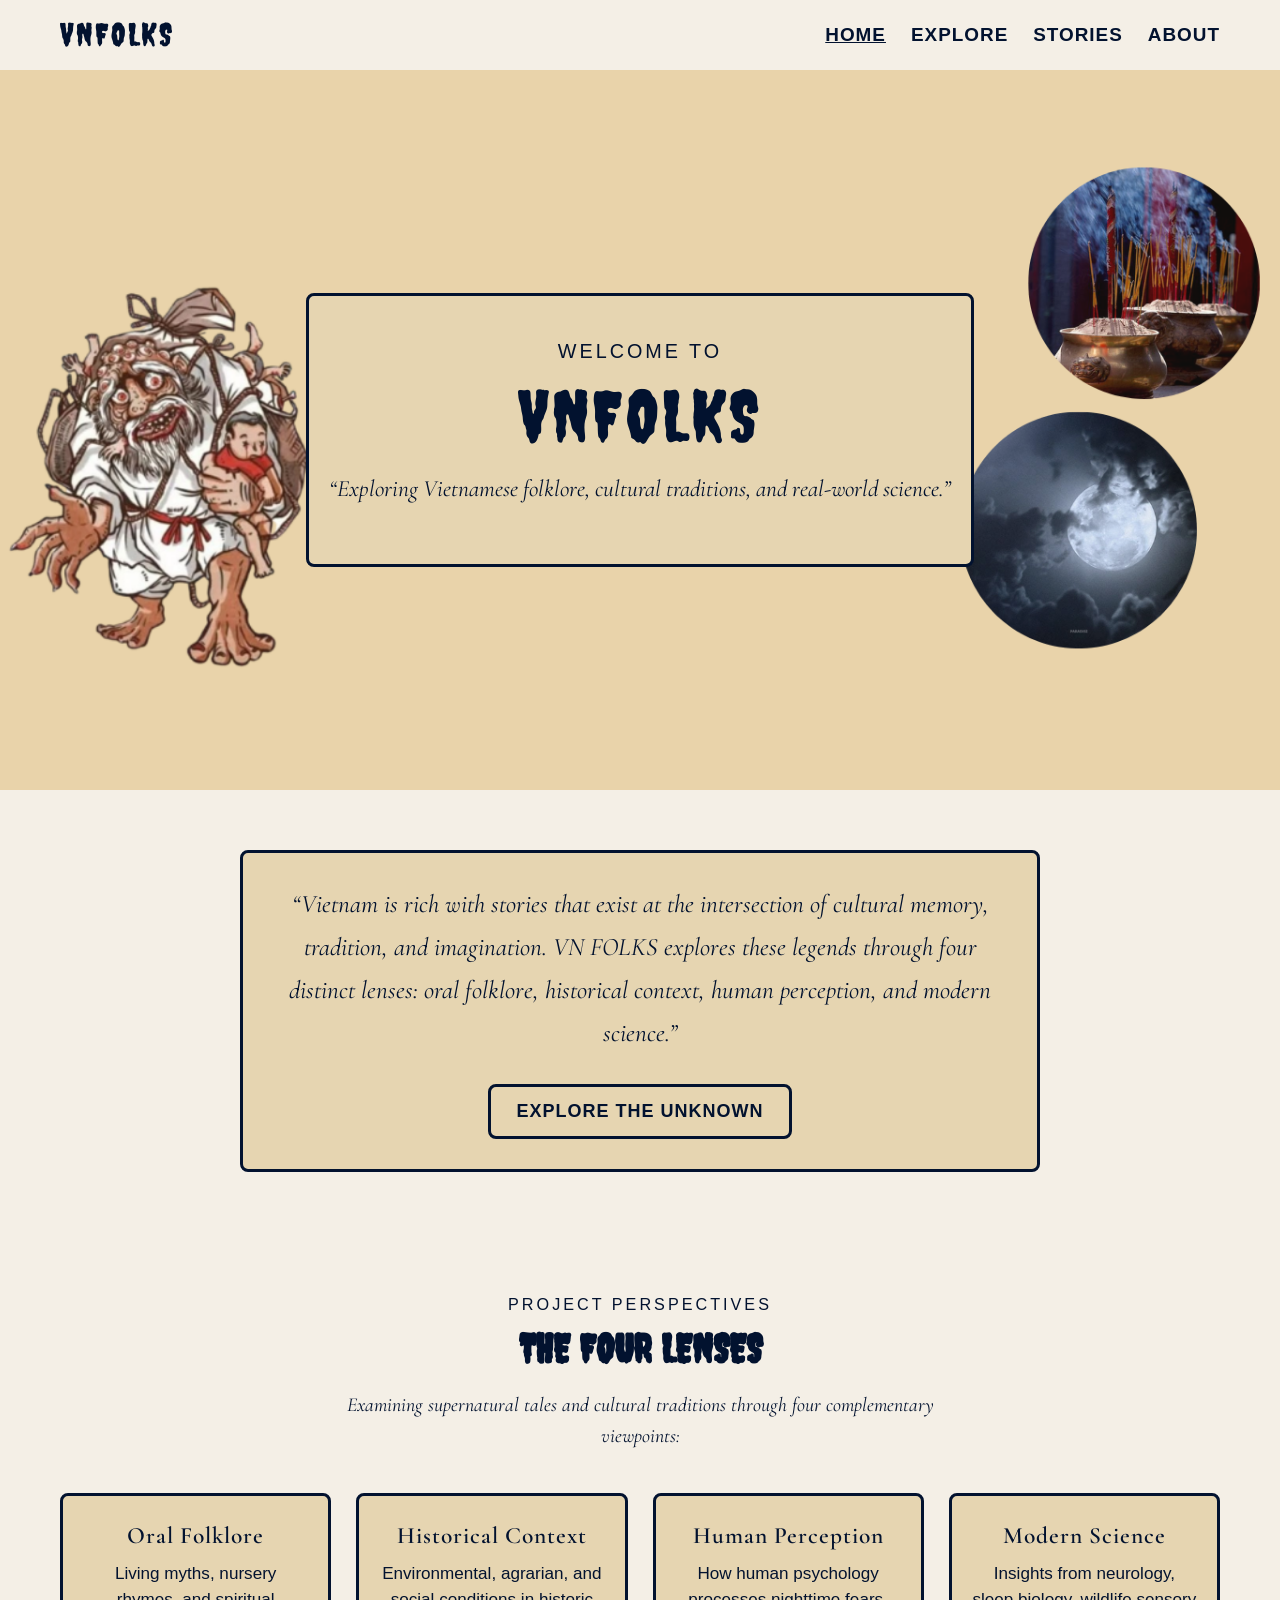
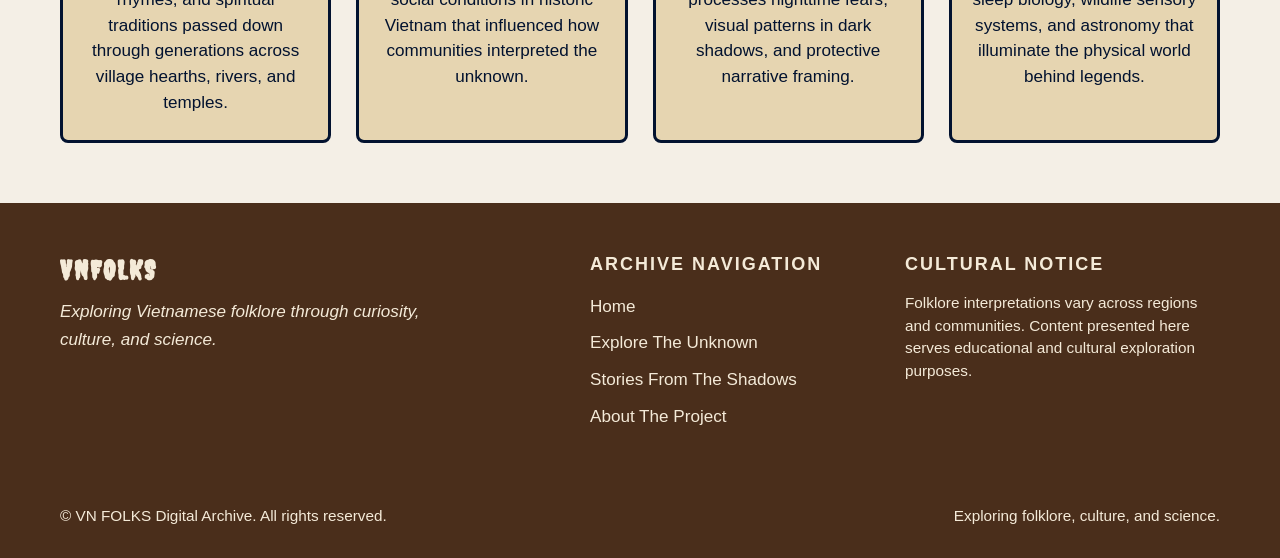
<file: index.html>
<!DOCTYPE html>
<html lang="en">
<head>
  <meta charset="UTF-8">
  <meta name="viewport" content="width=device-width, initial-scale=1.0">
  <title>VN FOLKS — Vietnamese Folklore, Cultural Beliefs &amp; Science</title>
  <meta name="description" content="An interactive web application exploring Vietnamese folklore, ghost stories, and the science behind them.">
  <link rel="stylesheet" href="css/style.css">
  <link rel="stylesheet" href="css/pages.css">
</head>
<body>

  <header class="site-header">
    <div class="container nav-wrapper">
      <a href="index.html" class="site-logo">VNFOLKS</a>

      <nav>
        <ul class="nav-links">
          <li class="nav-item"><a href="index.html" class="active">HOME</a></li>
          <li class="nav-item"><a href="explore.html">EXPLORE</a></li>
          <li class="nav-item"><a href="stories.html">STORIES</a></li>
          <li class="nav-item"><a href="about.html">ABOUT</a></li>
        </ul>
      </nav>

      <button class="mobile-toggle" aria-label="Toggle navigation menu">
        <span class="hamburger-line"></span>
        <span class="hamburger-line"></span>
        <span class="hamburger-line"></span>
      </button>
    </div>
  </header>

  <div class="mobile-nav-drawer">
    <ul class="mobile-nav-links">
      <li><a href="index.html">HOME</a></li>
      <li><a href="explore.html">EXPLORE</a></li>
      <li><a href="stories.html">STORIES</a></li>
      <li><a href="about.html">ABOUT</a></li>
    </ul>
  </div>

  <main id="main-content">
    <section class="home-hero-section">
      <div class="hero-visual-canvas"></div>
      <div class="hero-vignette"></div>

      <div class="hero-content">
        <p class="hero-tagline-small">WELCOME TO</p>
        <h1 class="hero-main-title">VNFOLKS</h1>
        <p class="hero-subtitle">“Exploring Vietnamese folklore, cultural traditions, and real-world science.”</p>
      </div>
    </section>
    
    <section class="home-intro-section">
      <div class="container">
        <div class="intro-box">
          <p class="intro-quote">
            “Vietnam is rich with stories that exist at the intersection of cultural memory, tradition, and imagination. VN FOLKS explores these legends through four distinct lenses: oral folklore, historical context, human perception, and modern science.”
          </p>

          <a href="explore.html" class="btn-archive btn-wine">
            EXPLORE THE UNKNOWN
          </a>
        </div>
      </div>
    </section>

    <section class="home-pillars-section">
      <div class="container">
        <span class="section-label">PROJECT PERSPECTIVES</span>
        <h2 class="section-title">THE FOUR LENSES</h2>
        <p class="section-sub">
          Examining supernatural tales and cultural traditions through four complementary viewpoints:
        </p>

        <div class="pillars-grid">
          <article class="pillar-card">
            <h3 class="pillar-title">Oral Folklore</h3>
            <p class="pillar-desc">
              Living myths, nursery rhymes, and spiritual traditions passed down through generations across village hearths, rivers, and temples.
            </p>
          </article>

          <article class="pillar-card">
            <h3 class="pillar-title">Historical Context</h3>
            <p class="pillar-desc">
              Environmental, agrarian, and social conditions in historic Vietnam that influenced how communities interpreted the unknown.
            </p>
          </article>

          <article class="pillar-card">
            <h3 class="pillar-title">Human Perception</h3>
            <p class="pillar-desc">
              How human psychology processes nighttime fears, visual patterns in dark shadows, and protective narrative framing.
            </p>
          </article>

          <article class="pillar-card">
            <h3 class="pillar-title">Modern Science</h3>
            <p class="pillar-desc">
              Insights from neurology, sleep biology, wildlife sensory systems, and astronomy that illuminate the physical world behind legends.
            </p>
          </article>
        </div>
      </div>
    </section>
  </main>

  <footer class="site-footer">
    <div class="container">
      <div class="footer-top">
        <div class="footer-brand">
          <h4>VNFOLKS</h4>
          <p>Exploring Vietnamese folklore through curiosity, culture, and science.</p>
        </div>

        <div class="footer-nav">
          <h5>Archive Navigation</h5>
          <ul>
            <li><a href="index.html">Home</a></li>
            <li><a href="explore.html">Explore The Unknown</a></li>
            <li><a href="stories.html">Stories From The Shadows</a></li>
            <li><a href="about.html">About The Project</a></li>
          </ul>
        </div>

        <div class="footer-info">
          <h5>Cultural Notice</h5>
          <p class="footer-disclaimer-text">
            Folklore interpretations vary across regions and communities. Content presented here serves educational and cultural exploration purposes.
          </p>
        </div>
      </div>

      <div class="footer-bottom">
        <span>&copy; VN FOLKS Digital Archive. All rights reserved.</span>
        <span>Exploring folklore, culture, and science.</span>
      </div>
    </div>
  </footer>

  <script src="js/main.js"></script>
</body>
</html>
</file>
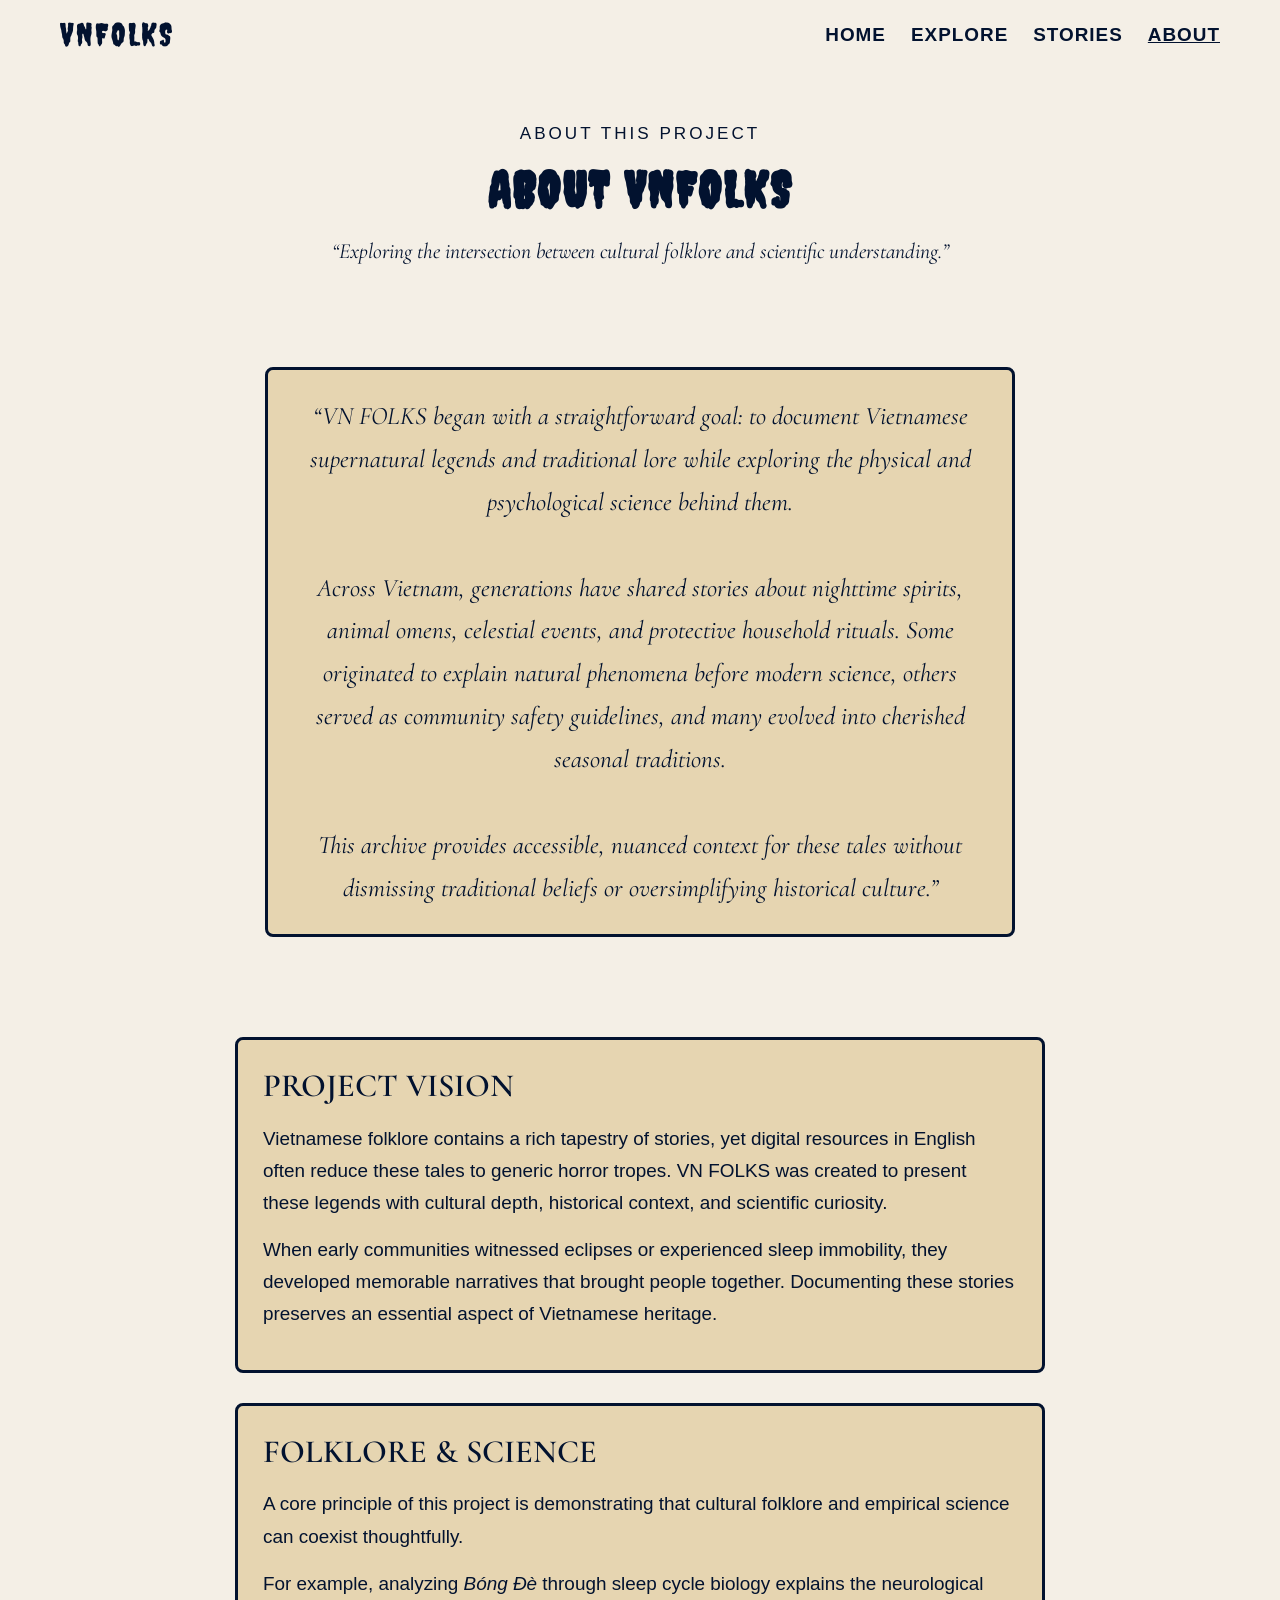
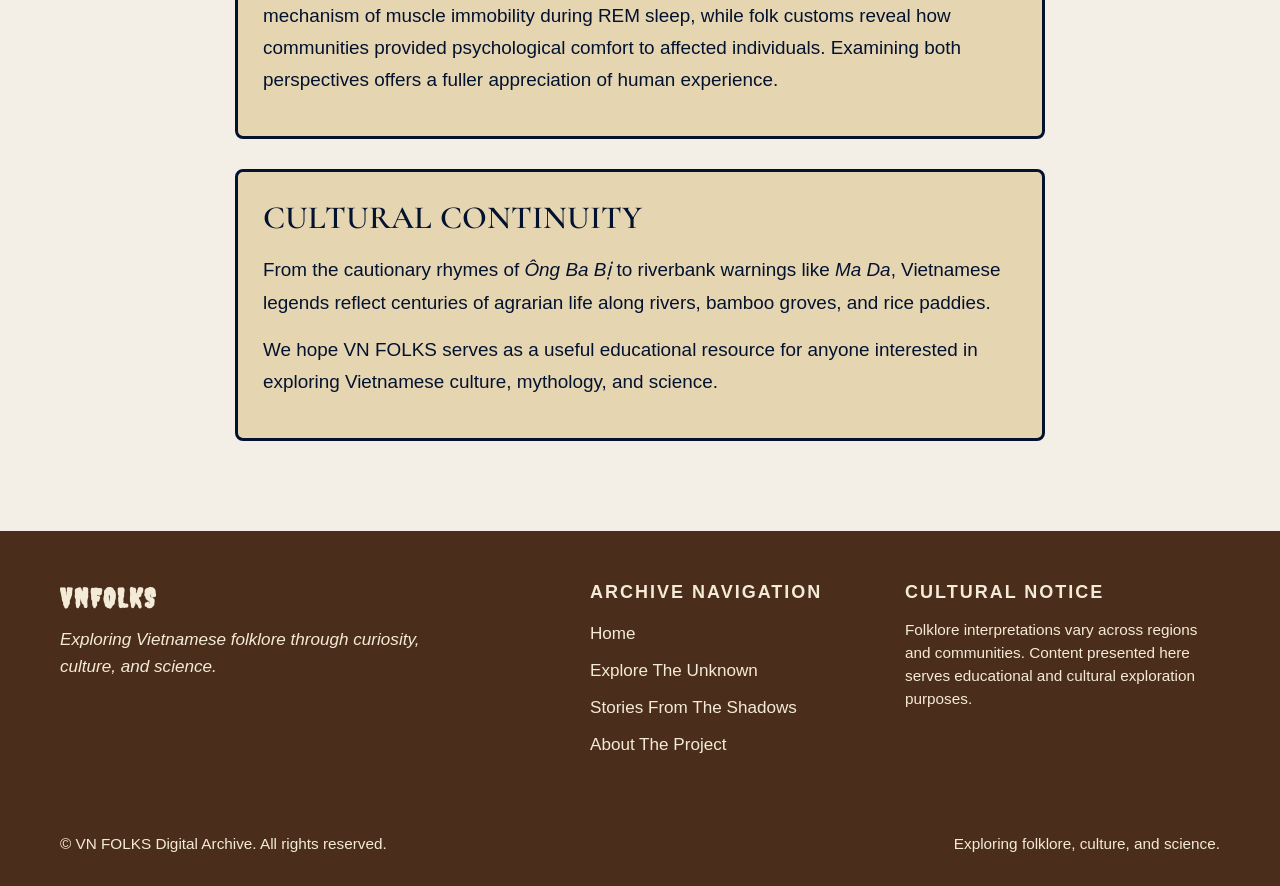
<file: about.html>
<!DOCTYPE html>
<html lang="en">
<head>
  <meta charset="UTF-8">
  <meta name="viewport" content="width=device-width, initial-scale=1.0">
  <title>About — VN FOLKS</title>
  <meta name="description" content="About VN FOLKS: Exploring Vietnamese folklore, cultural traditions, and modern science.">
  <link rel="stylesheet" href="css/style.css">
  <link rel="stylesheet" href="css/pages.css">
</head>
<body>

  <header class="site-header">
    <div class="container nav-wrapper">
      <a href="index.html" class="site-logo">VNFOLKS</a>

      <nav>
        <ul class="nav-links">
          <li class="nav-item"><a href="index.html">HOME</a></li>
          <li class="nav-item"><a href="explore.html">EXPLORE</a></li>
          <li class="nav-item"><a href="stories.html">STORIES</a></li>
          <li class="nav-item"><a href="about.html" class="active">ABOUT</a></li>
        </ul>
      </nav>

      <button class="mobile-toggle" aria-label="Toggle navigation menu">
        <span class="hamburger-line"></span>
        <span class="hamburger-line"></span>
        <span class="hamburger-line"></span>
      </button>
    </div>
  </header>

  <div class="mobile-nav-drawer">
    <ul class="mobile-nav-links">
      <li><a href="index.html">HOME</a></li>
      <li><a href="explore.html">EXPLORE</a></li>
      <li><a href="stories.html">STORIES</a></li>
      <li><a href="about.html">ABOUT</a></li>
    </ul>
  </div>

  <main id="main-content">
    <header class="archive-page-header">
      <div class="container container-narrow">
        <span class="page-category-tag">ABOUT THIS PROJECT</span>
        <h1 class="page-title">ABOUT VNFOLKS</h1>
        <p class="page-subtitle">“Exploring the intersection between cultural folklore and scientific understanding.”</p>
      </div>
    </header>

    <section class="about-manifesto-hero">
      <div class="container container-narrow">
        <div class="manifesto-quote-block">
          <blockquote>
            “VN FOLKS began with a straightforward goal: to document Vietnamese supernatural legends and traditional lore while exploring the physical and psychological science behind them.
            <br><br>
            Across Vietnam, generations have shared stories about nighttime spirits, animal omens, celestial events, and protective household rituals. Some originated to explain natural phenomena before modern science, others served as community safety guidelines, and many evolved into cherished seasonal traditions.
            <br><br>
            This archive provides accessible, nuanced context for these tales without dismissing traditional beliefs or oversimplifying historical culture.”
          </blockquote>
        </div>
      </div>
    </section>

    <section class="about-sections-wrapper">
      <div class="container container-narrow">
        <article class="about-article">
          <header class="article-header">
            <h2 class="article-title">PROJECT VISION</h2>
          </header>
          <p>
            Vietnamese folklore contains a rich tapestry of stories, yet digital resources in English often reduce these tales to generic horror tropes. VN FOLKS was created to present these legends with cultural depth, historical context, and scientific curiosity.
          </p>
          <p>
            When early communities witnessed eclipses or experienced sleep immobility, they developed memorable narratives that brought people together. Documenting these stories preserves an essential aspect of Vietnamese heritage.
          </p>
        </article>

        <article class="about-article">
          <header class="article-header">
            <h2 class="article-title">FOLKLORE &amp; SCIENCE</h2>
          </header>
          <p>
            A core principle of this project is demonstrating that cultural folklore and empirical science can coexist thoughtfully.
          </p>
          <p>
            For example, analyzing <em>Bóng Đè</em> through sleep cycle biology explains the neurological mechanism of muscle immobility during REM sleep, while folk customs reveal how communities provided psychological comfort to affected individuals. Examining both perspectives offers a fuller appreciation of human experience.
          </p>
        </article>

        <article class="about-article">
          <header class="article-header">
            <h2 class="article-title">CULTURAL CONTINUITY</h2>
          </header>
          <p>
            From the cautionary rhymes of <em>Ông Ba Bị</em> to riverbank warnings like <em>Ma Da</em>, Vietnamese legends reflect centuries of agrarian life along rivers, bamboo groves, and rice paddies.
          </p>
          <p>
            We hope VN FOLKS serves as a useful educational resource for anyone interested in exploring Vietnamese culture, mythology, and science.
          </p>
        </article>
      </div>
    </section>
  </main>

  <footer class="site-footer">
    <div class="container">
      <div class="footer-top">
        <div class="footer-brand">
          <h4>VNFOLKS</h4>
          <p>Exploring Vietnamese folklore through curiosity, culture, and science.</p>
        </div>

        <div class="footer-nav">
          <h5>Archive Navigation</h5>
          <ul>
            <li><a href="index.html">Home</a></li>
            <li><a href="explore.html">Explore The Unknown</a></li>
            <li><a href="stories.html">Stories From The Shadows</a></li>
            <li><a href="about.html">About The Project</a></li>
          </ul>
        </div>

        <div class="footer-info">
          <h5>Cultural Notice</h5>
          <p class="footer-disclaimer-text">
            Folklore interpretations vary across regions and communities. Content presented here serves educational and cultural exploration purposes.
          </p>
        </div>
      </div>

      <div class="footer-bottom">
        <span>&copy; VN FOLKS Digital Archive. All rights reserved.</span>
        <span>Exploring folklore, culture, and science.</span>
      </div>
    </div>
  </footer>

  <script src="js/main.js"></script>
</body>
</html>
</file>
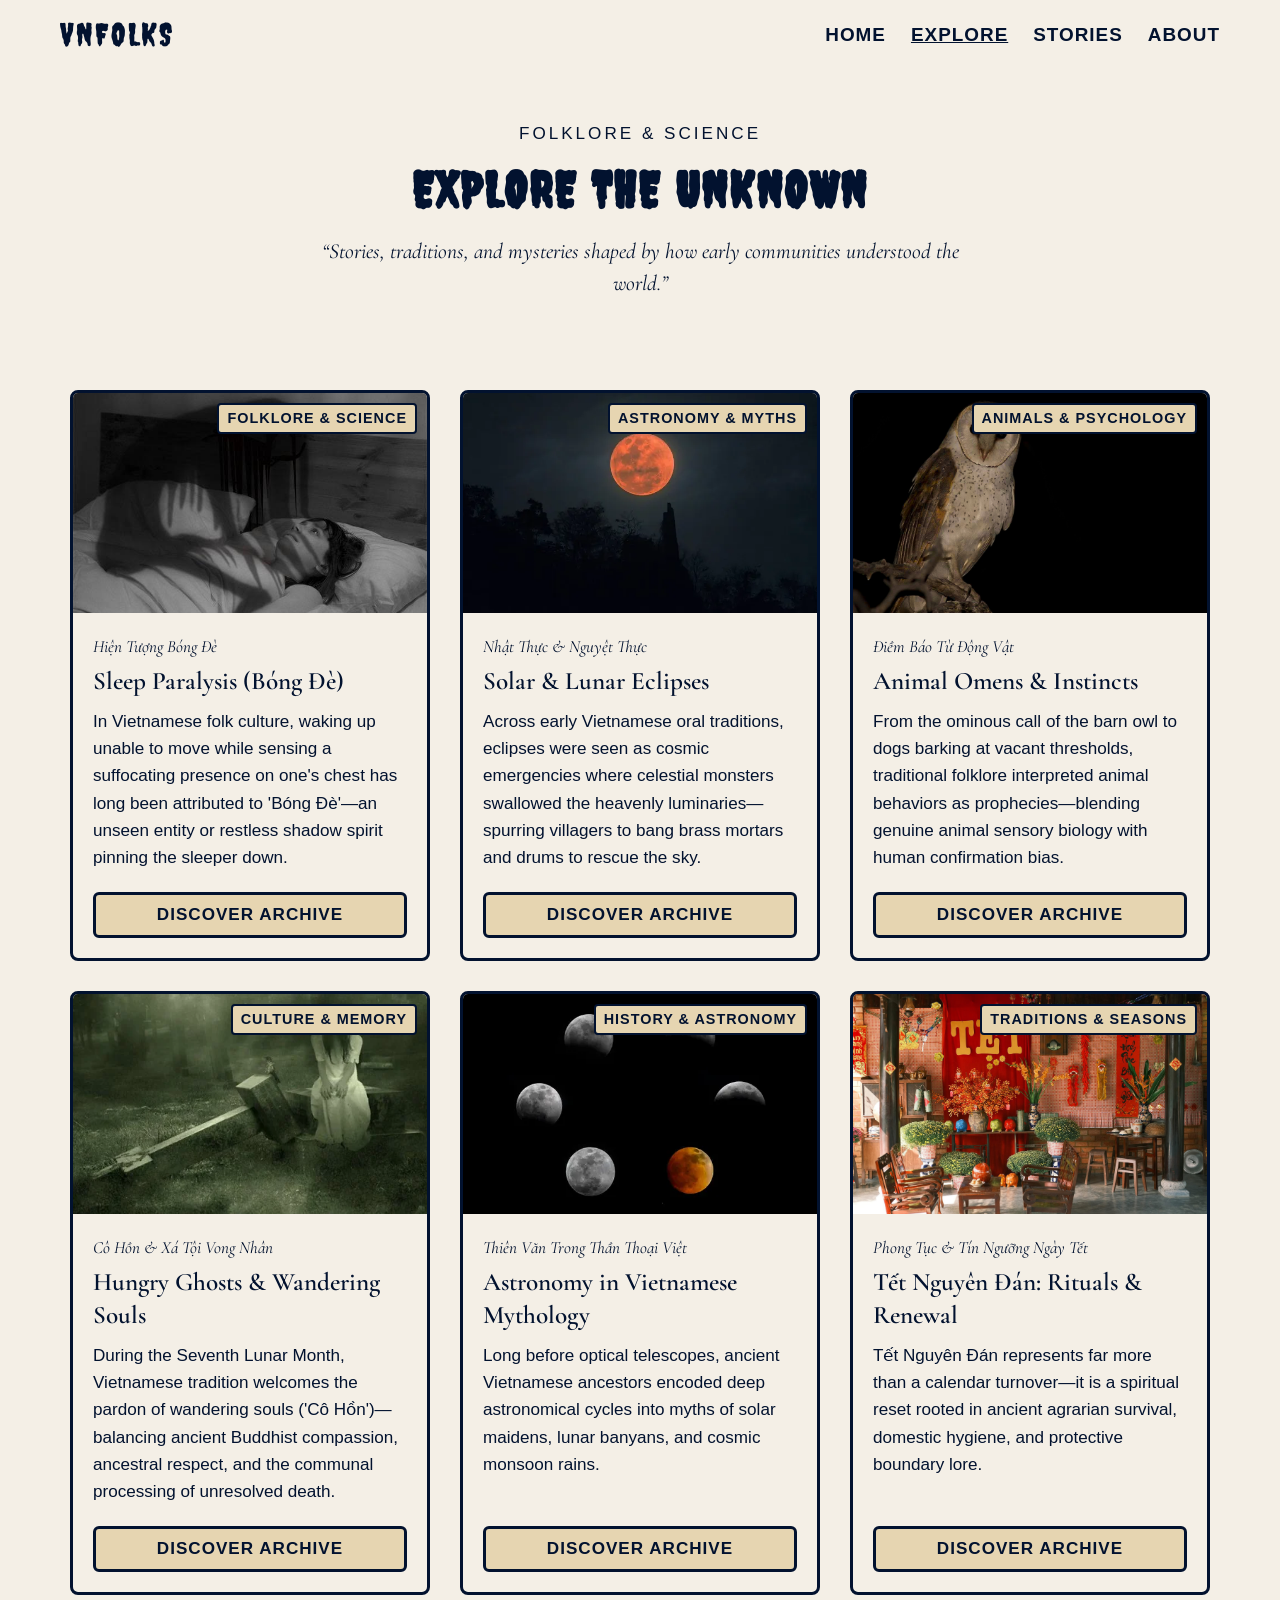
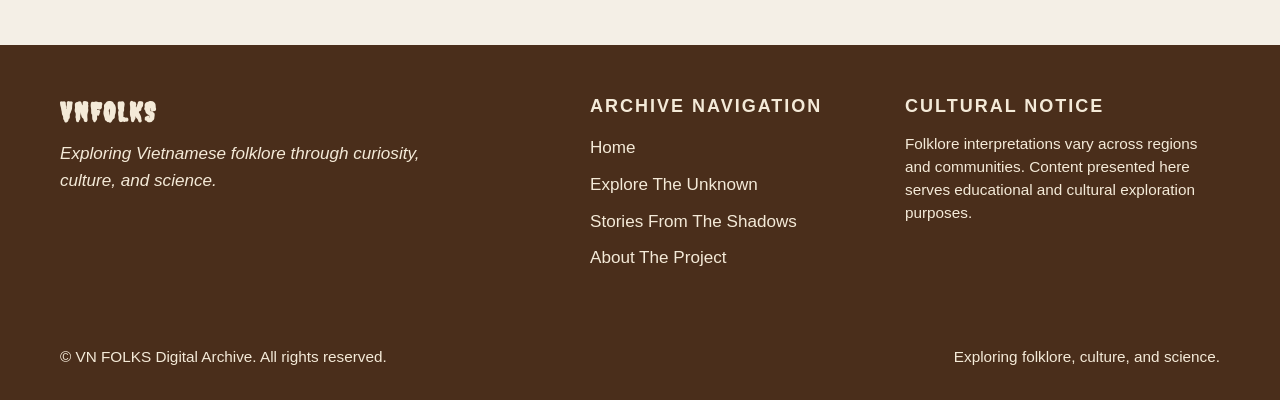
<file: explore.html>
<!DOCTYPE html>
<html lang="en">
<head>
  <meta charset="UTF-8">
  <meta name="viewport" content="width=device-width, initial-scale=1.0">
  <title>Explore The Unknown — VN FOLKS</title>
  <meta name="description" content="Explore Vietnamese cultural beliefs, sleep immobility (Bóng Đè), eclipses, animal omens, hungry ghosts, astronomy myths, and Tết traditions.">
  <link rel="stylesheet" href="css/style.css">
  <link rel="stylesheet" href="css/pages.css">
</head>
<body>

  <header class="site-header">
    <div class="container nav-wrapper">
      <a href="index.html" class="site-logo">VNFOLKS</a>

      <nav>
        <ul class="nav-links">
          <li class="nav-item"><a href="index.html">HOME</a></li>
          <li class="nav-item"><a href="explore.html" class="active">EXPLORE</a></li>
          <li class="nav-item"><a href="stories.html">STORIES</a></li>
          <li class="nav-item"><a href="about.html">ABOUT</a></li>
        </ul>
      </nav>

      <button class="mobile-toggle" aria-label="Toggle navigation menu">
        <span class="hamburger-line"></span>
        <span class="hamburger-line"></span>
        <span class="hamburger-line"></span>
      </button>
    </div>
  </header>

  <div class="mobile-nav-drawer">
    <ul class="mobile-nav-links">
      <li><a href="index.html">HOME</a></li>
      <li><a href="explore.html">EXPLORE</a></li>
      <li><a href="stories.html">STORIES</a></li>
      <li><a href="about.html">ABOUT</a></li>
    </ul>
  </div>

  <main id="main-content">
    <header class="archive-page-header">
      <div class="container container-narrow">
        <span class="page-category-tag">FOLKLORE &amp; SCIENCE</span>
        <h1 class="page-title">EXPLORE THE UNKNOWN</h1>
        <p class="page-subtitle">“Stories, traditions, and mysteries shaped by how early communities understood the world.”</p>
      </div>
    </header>

    <section class="explore-main-section">
      <div class="container">
        <div class="explore-grid" id="explore-grid-container">
          <article class="explore-card" data-id="sleep-paralysis">
            <div class="explore-card-media">
              <img src="assets/images/explore-sleep-paralysis.jpg" alt="Nighttime Chest Pressure Bóng Đè illustration" loading="lazy">
              <span class="card-badge">Folklore &amp; Science</span>
            </div>
            <div class="explore-card-content">
              <span class="card-viet-name">Hiện Tượng Bóng Đè</span>
              <h3 class="explore-card-title">Nighttime Chest Pressure (Bóng Đè)</h3>
              <p class="explore-card-desc">
                In Vietnamese folk culture, waking up unable to move while sensing a heavy chest pressure was known as Bóng Đè. While traditional tales attributed this to wandering night spirits, modern sleep science explains it as a temporary disconnect during REM sleep.
              </p>
              <div class="card-action-bar">
                <button class="btn-discover" data-explore-id="sleep-paralysis">
                  <span>Discover Archive</span>
                </button>
              </div>
            </div>
          </article>

          <article class="explore-card" data-id="eclipses">
            <div class="explore-card-media">
              <img src="assets/images/explore-eclipses.jpg" alt="Eclipses illustration" loading="lazy">
              <span class="card-badge">Astronomy &amp; Sky Lore</span>
            </div>
            <div class="explore-card-content">
              <span class="card-viet-name">Nhật Thực &amp; Nguyệt Thực</span>
              <h3 class="explore-card-title">Solar &amp; Lunar Eclipses</h3>
              <p class="explore-card-desc">
                Early Vietnamese villages viewed eclipses as terrifying cosmic events where giant sky beasts attempted to devour the sun or moon—prompting hamlets to bang brass pestles and drums to rescue the sky.
              </p>
              <div class="card-action-bar">
                <button class="btn-discover" data-explore-id="eclipses">
                  <span>Discover Archive</span>
                </button>
              </div>
            </div>
          </article>

          <article class="explore-card" data-id="animal-omens">
            <div class="explore-card-media">
              <img src="assets/images/explore-animal-omens.jpg" alt="Animal Omens illustration" loading="lazy">
              <span class="card-badge">Wildlife &amp; Human Perception</span>
            </div>
            <div class="explore-card-content">
              <span class="card-viet-name">Điềm Báo Từ Động Vật</span>
              <h3 class="explore-card-title">Animal Instincts &amp; Night Omens</h3>
              <p class="explore-card-desc">
                Traditional Vietnamese lore linked animal behavior—such as the call of the barn owl or dogs barking into night shadows—to upcoming events. Modern biology reveals how sensory perception drives these animal habits.
              </p>
              <div class="card-action-bar">
                <button class="btn-discover" data-explore-id="animal-omens">
                  <span>Discover Archive</span>
                </button>
              </div>
            </div>
          </article>

          <article class="explore-card" data-id="hungry-ghosts">
            <div class="explore-card-media">
              <img src="assets/images/explore-hungry-ghosts.jpg" alt="Hungry Ghosts Cô Hồn illustration" loading="lazy">
              <span class="card-badge">Tradition &amp; Empathy</span>
            </div>
            <div class="explore-card-content">
              <span class="card-viet-name">Cô Hồn &amp; Xá Tội Vong Nhân</span>
              <h3 class="explore-card-title">Hungry Ghosts &amp; The Seventh Lunar Month</h3>
              <p class="explore-card-desc">
                During the Seventh Lunar Month, ceremonies are dedicated to Cô Hồn—wandering souls without surviving kin. This tradition blends ancestral respect, Buddhist compassion, and community solidarity.
              </p>
              <div class="card-action-bar">
                <button class="btn-discover" data-explore-id="hungry-ghosts">
                  <span>Discover Archive</span>
                </button>
              </div>
            </div>
          </article>

          <article class="explore-card" data-id="astronomy-mythology">
            <div class="explore-card-media">
              <img src="assets/images/explore-astronomy.jpg" alt="Vietnamese Astronomy illustration" loading="lazy">
              <span class="card-badge">History &amp; Constellations</span>
            </div>
            <div class="explore-card-content">
              <span class="card-viet-name">Thiên Văn Trong Thần Thoại Việt</span>
              <h3 class="explore-card-title">Sky Lore &amp; Ancient Astronomy</h3>
              <p class="explore-card-desc">
                Long before modern telescopes, Vietnamese communities wove astronomical observations into rich folklore—from Chú Cuội sitting beneath the lunar banyan tree to monsoon star markers on ancient bronze drums.
              </p>
              <div class="card-action-bar">
                <button class="btn-discover" data-explore-id="astronomy-mythology">
                  <span>Discover Archive</span>
                </button>
              </div>
            </div>
          </article>

          <article class="explore-card" data-id="tet-traditions">
            <div class="explore-card-media">
              <img src="assets/images/explore-tet.jpg" alt="Tet Nguyen Dan traditions illustration" loading="lazy">
              <span class="card-badge">Seasons &amp; Heritage</span>
            </div>
            <div class="explore-card-content">
              <span class="card-viet-name">Phong Tục &amp; Tín Ngưỡng Ngày Tết</span>
              <h3 class="explore-card-title">Tết Customs &amp; Seasonal Renewal</h3>
              <p class="explore-card-desc">
                Tết Nguyên Đán represents a major cultural reset rooted in agrarian survival, home renewal, and community harmony. Customs like erecting the Cây Nêu bamboo pole combine spiritual tradition with practical spring preparation.
              </p>
              <div class="card-action-bar">
                <button class="btn-discover" data-explore-id="tet-traditions">
                  <span>Discover Archive</span>
                </button>
              </div>
            </div>
          </article>
        </div>
      </div>
    </section>
  </main>

  <div class="modal-overlay" id="explore-modal" role="dialog" aria-modal="true">
    <div class="modal-window"></div>
  </div>

  <footer class="site-footer">
    <div class="container">
      <div class="footer-top">
        <div class="footer-brand">
          <h4>VNFOLKS</h4>
          <p>Exploring Vietnamese folklore through curiosity, culture, and science.</p>
        </div>

        <div class="footer-nav">
          <h5>Archive Navigation</h5>
          <ul>
            <li><a href="index.html">Home</a></li>
            <li><a href="explore.html">Explore The Unknown</a></li>
            <li><a href="stories.html">Stories From The Shadows</a></li>
            <li><a href="about.html">About The Project</a></li>
          </ul>
        </div>

        <div class="footer-info">
          <h5>Cultural Notice</h5>
          <p class="footer-disclaimer-text">
            Folklore interpretations vary across regions and communities. Content presented here serves educational and cultural exploration purposes.
          </p>
        </div>
      </div>

      <div class="footer-bottom">
        <span>&copy; VN FOLKS Digital Archive. All rights reserved.</span>
        <span>Exploring folklore, culture, and science.</span>
      </div>
    </div>
  </footer>

  <script src="js/archive-data.js"></script>
  <script src="js/main.js"></script>
</body>
</html>
</file>
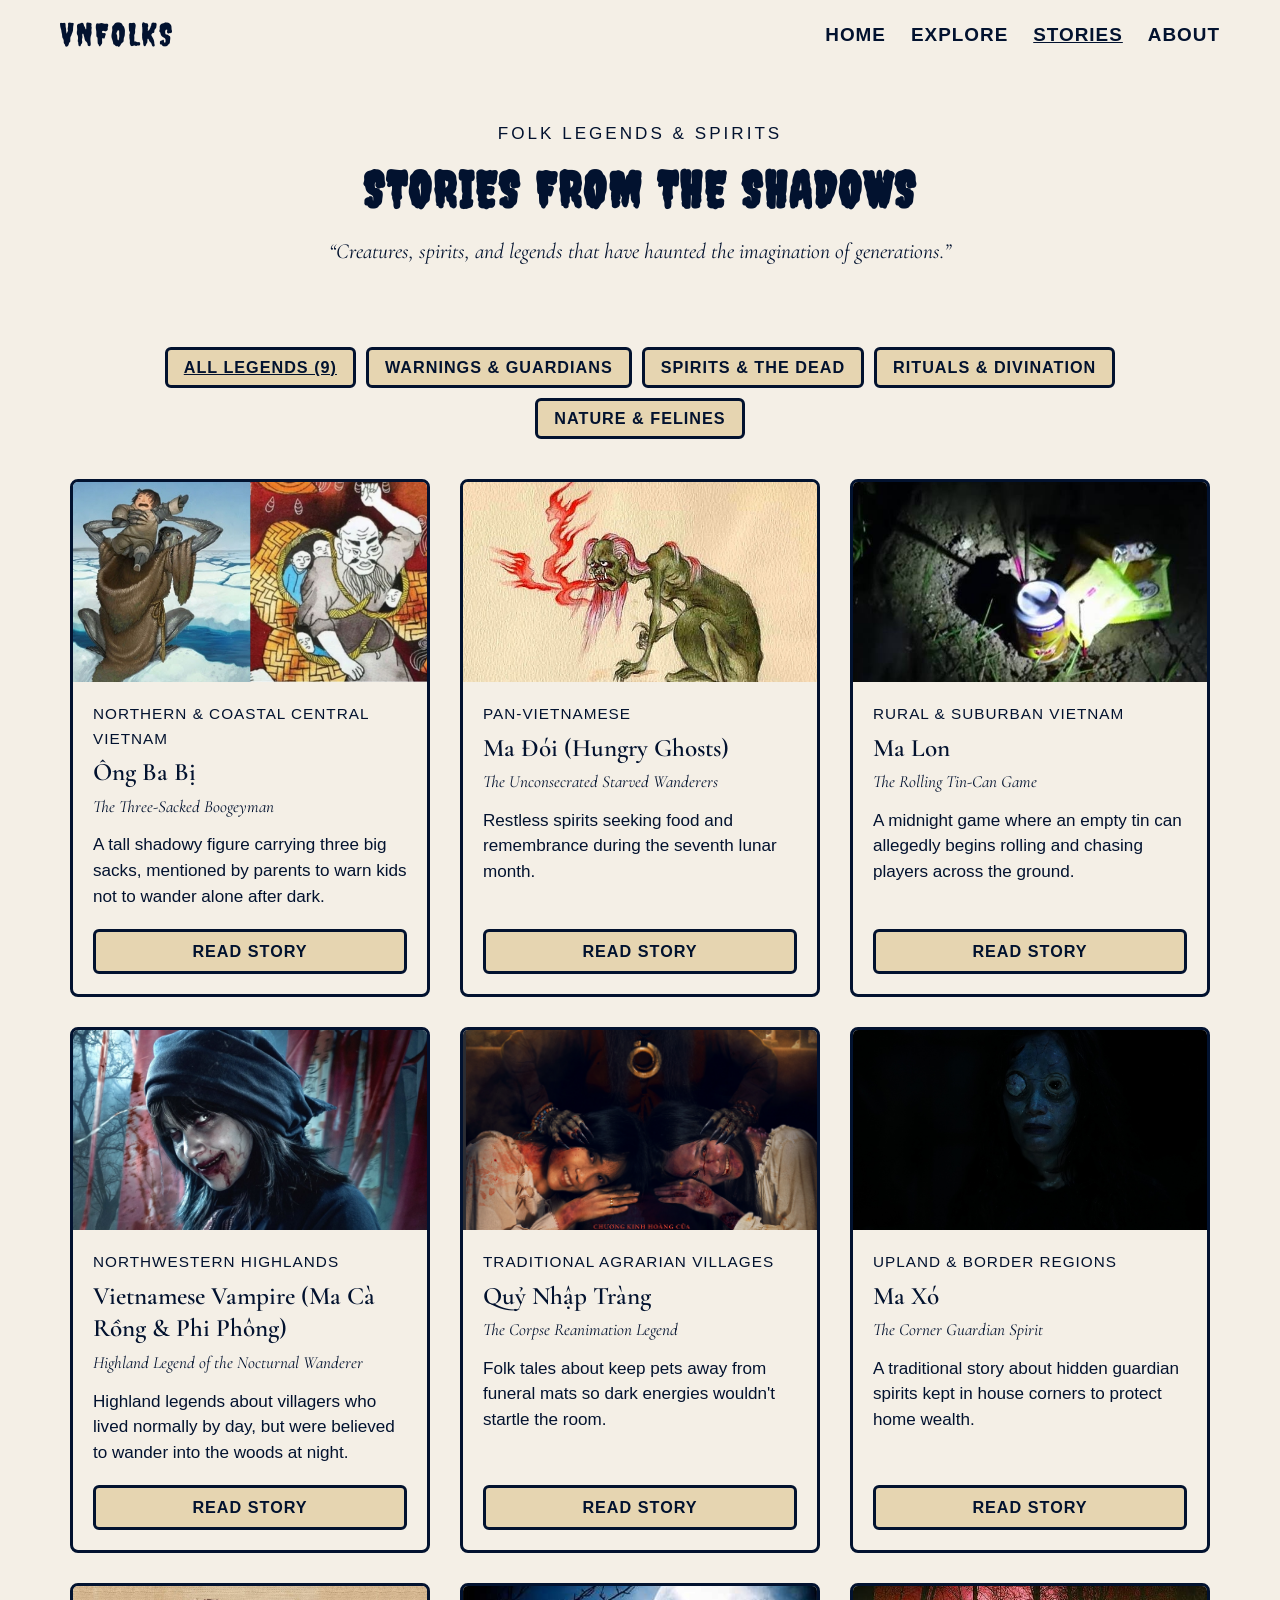
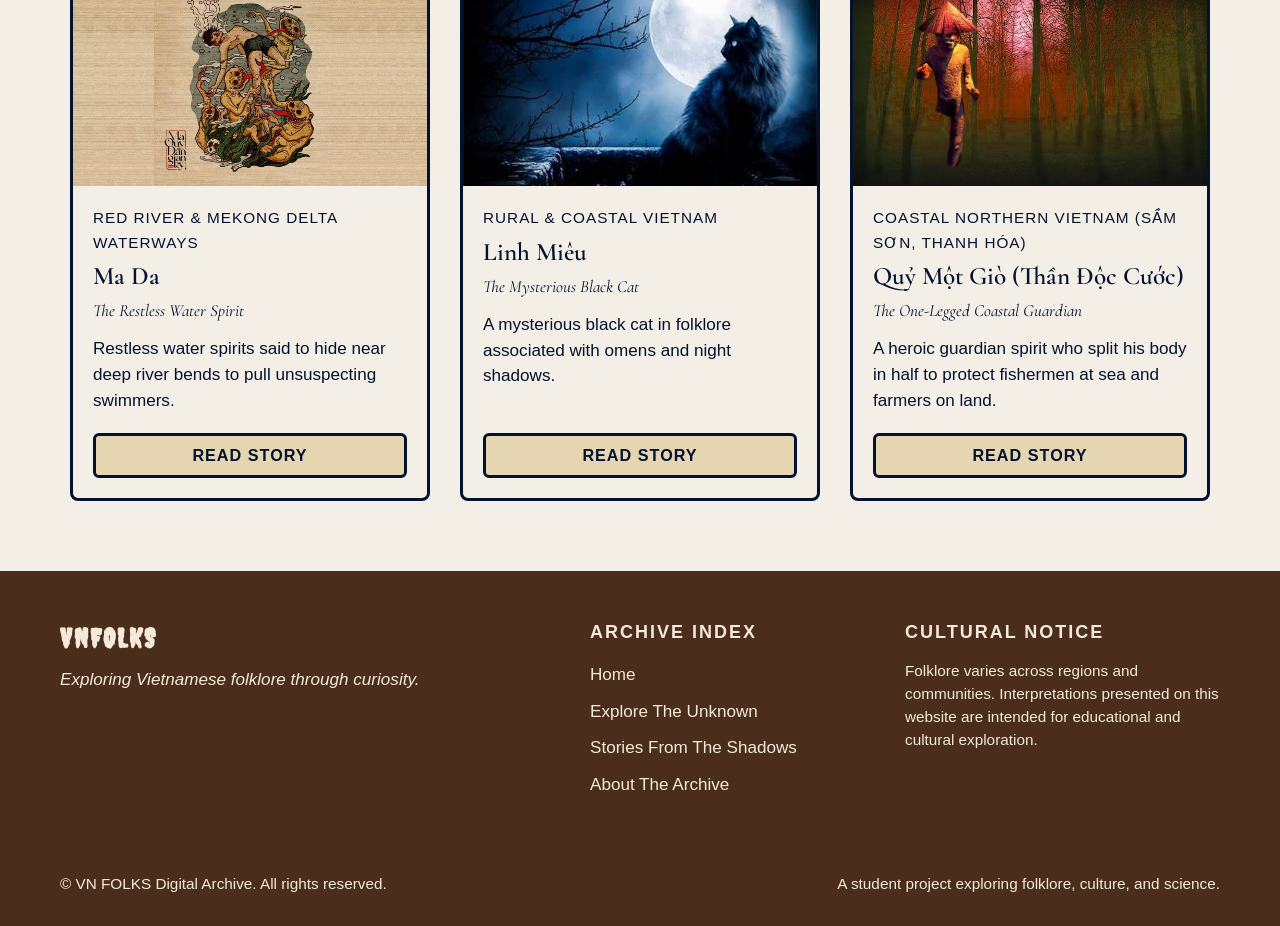
<file: stories.html>
<!DOCTYPE html>
<html lang="en">
<head>
  <meta charset="UTF-8">
  <meta name="viewport" content="width=device-width, initial-scale=1.0">
  <title>Stories From The Shadows — VN FOLKS</title>
  <meta name="description" content="Explore nine legendary figures and spirits from Vietnamese folklore: Ông Ba Bị, Ma Đói, Ma Lon, Vietnamese Vampire, Quỷ Nhập Tràng, Ma Xó, Ma Da, Linh Miêu, and Thần Độc Cước.">
  <link rel="stylesheet" href="css/style.css">
  <link rel="stylesheet" href="css/pages.css">
</head>
<body class="dark-stories-page dark-mode">

  <header class="site-header dark-header">
    <div class="container nav-wrapper">
      <a href="index.html" class="site-logo">VNFOLKS</a>

      <nav>
        <ul class="nav-links">
          <li class="nav-item"><a href="index.html">HOME</a></li>
          <li class="nav-item"><a href="explore.html">EXPLORE</a></li>
          <li class="nav-item"><a href="stories.html" class="active">STORIES</a></li>
          <li class="nav-item"><a href="about.html">ABOUT</a></li>
        </ul>
      </nav>

      <button class="mobile-toggle" aria-label="Toggle menu">
        <span class="hamburger-line"></span>
        <span class="hamburger-line"></span>
        <span class="hamburger-line"></span>
      </button>
    </div>
  </header>

  <div class="mobile-nav-drawer">
    <ul class="mobile-nav-links">
      <li><a href="index.html">HOME</a></li>
      <li><a href="explore.html">EXPLORE</a></li>
      <li><a href="stories.html">STORIES</a></li>
      <li><a href="about.html">ABOUT</a></li>
    </ul>
  </div>

  <main id="main-content">
    <header class="archive-page-header dark-banner">
      <div class="container container-narrow">
        <span class="page-category-tag">FOLK LEGENDS &amp; SPIRITS</span>
        <h1 class="page-title">STORIES FROM THE SHADOWS</h1>
        <p class="page-subtitle">“Creatures, spirits, and legends that have haunted the imagination of generations.”</p>
      </div>
    </header>

    <section class="stories-main-section">
      <div class="container">
        <div class="filter-bar-wrapper">
          <button class="filter-btn active" data-filter="all">All Legends (9)</button>
          <button class="filter-btn" data-filter="warnings">Warnings &amp; Guardians</button>
          <button class="filter-btn" data-filter="spirits">Spirits &amp; The Dead</button>
          <button class="filter-btn" data-filter="rituals">Rituals &amp; Divination</button>
          <button class="filter-btn" data-filter="nature">Nature &amp; Felines</button>
        </div>

        <div class="stories-grid" id="stories-grid-container"></div>
      </div>
    </section>
  </main>

  <div class="modal-overlay" id="story-modal" role="dialog" aria-modal="true">
    <div class="modal-window dark-modal"></div>
  </div>

  <footer class="site-footer">
    <div class="container">
      <div class="footer-top">
        <div class="footer-brand">
          <h4>VNFOLKS</h4>
          <p>Exploring Vietnamese folklore through curiosity.</p>
        </div>

        <div class="footer-nav">
          <h5>Archive Index</h5>
          <ul>
            <li><a href="index.html">Home</a></li>
            <li><a href="explore.html">Explore The Unknown</a></li>
            <li><a href="stories.html">Stories From The Shadows</a></li>
            <li><a href="about.html">About The Archive</a></li>
          </ul>
        </div>

        <div class="footer-info">
          <h5>Cultural Notice</h5>
          <p class="footer-disclaimer-text">
            Folklore varies across regions and communities. Interpretations presented on this website are intended for educational and cultural exploration.
          </p>
        </div>
      </div>

      <div class="footer-bottom">
        <span>&copy; VN FOLKS Digital Archive. All rights reserved.</span>
        <span>A student project exploring folklore, culture, and science.</span>
      </div>
    </div>
  </footer>

  <script src="js/archive-data.js"></script>
  <script src="js/main.js"></script>
</body>
</html>
</file>
<file: css/style.css>
@import url('https://fonts.googleapis.com/css2?family=Creepster&family=Cormorant+Garamond:ital,wght@0,400;0,600;0,700;1,400;1,600&family=EB+Garamond:ital,wght@0,400;0,500;0,600;1,400&display=swap');

* {
  box-sizing: border-box;
  margin: 0;
  padding: 0;
}

html {
  font-size: 18px;
  background-color: #f4efe6;
  color: #02122F;
}

body {
  font-family: 'Segoe UI', Tahoma, Geneva, Verdana, sans-serif;
  line-height: 1.6;
  min-height: 100vh;
  display: flex;
  flex-direction: column;
  background-color: #f4efe6;
  color: #02122F;
}

.container {
  width: 100%;
  max-width: 1200px;
  margin: 0 auto;
  padding: 0 20px;
}

.container-narrow {
  max-width: 850px;
}

.site-header,
.site-header.dark-header {
  position: sticky;
  top: 0;
  z-index: 100;
  background-color: #f4efe6;
}

.nav-wrapper {
  display: flex;
  align-items: center;
  justify-content: space-between;
  height: 70px;
}

.site-logo,
.site-header.dark-header .site-logo {
  text-decoration: none;
  color: #02122F;
  font-family: 'Creepster', cursive, serif;
  font-size: 1.8rem;
  letter-spacing: 2px;
}

.site-logo:hover {
  color: #02122F;
  text-decoration: underline;
}

.nav-links {
  display: flex;
  align-items: center;
  list-style: none;
  gap: 25px;
}

.nav-item a,
.site-header.dark-header .nav-item a {
  text-decoration: none;
  font-family: 'Segoe UI', Tahoma, Geneva, Verdana, sans-serif;
  font-size: 1.05rem;
  font-weight: bold;
  letter-spacing: 1px;
  text-transform: uppercase;
  color: #02122F;
  padding: 5px 0;
}

.nav-item a:hover,
.nav-item a.active,
.site-header.dark-header .nav-item a:hover,
.site-header.dark-header .nav-item a.active {
  color: #02122F;
  text-decoration: underline;
}

.mobile-toggle,
.site-header.dark-header .mobile-toggle {
  display: none;
  background: none;
  border: none;
  cursor: pointer;
  padding: 8px;
  color: #02122F;
}

.hamburger-line {
  display: block;
  width: 25px;
  height: 2px;
  margin: 5px 0;
  background-color: #02122F;
}

.mobile-nav-drawer {
  display: none;
  position: fixed;
  top: 70px;
  left: 0;
  width: 100%;
  background-color: #f4efe6;
  padding: 20px 0;
  z-index: 99;
}

.site-header.dark-header + .mobile-nav-drawer,
body.dark-mode .mobile-nav-drawer {
  background-color: #f4efe6;
}

.mobile-nav-drawer.open {
  display: block;
}

.mobile-nav-links {
  list-style: none;
  display: flex;
  flex-direction: column;
  gap: 15px;
  text-align: center;
}

.mobile-nav-links a,
body.dark-mode .mobile-nav-links a {
  text-decoration: none;
  font-family: 'Segoe UI', Tahoma, Geneva, Verdana, sans-serif;
  font-size: 1.2rem;
  letter-spacing: 1px;
  text-transform: uppercase;
  color: #02122F;
}

.mobile-nav-links a:hover {
  text-decoration: underline;
}

h1, h2, h3, h4, h5, h6 {
  font-family: 'Cormorant Garamond', Georgia, serif;
  font-weight: 600;
  color: #02122F;
  line-height: 1.3;
}

.display-title {
  font-family: 'Creepster', cursive, serif;
  font-weight: bold;
  letter-spacing: 2px;
  text-transform: uppercase;
  color: #02122F;
}

p {
  margin-bottom: 1rem;
  color: #02122F;
}

.lead-text {
  font-size: 1.15rem;
  font-style: italic;
  line-height: 1.7;
  color: #02122F;
}

.ornamental-divider,
.divider-line {
  display: none;
}

.btn-archive,
.btn-archive.btn-wine,
.btn-archive.btn-gold {
  display: inline-block;
  text-decoration: none;
  font-family: 'Segoe UI', Tahoma, Geneva, Verdana, sans-serif;
  font-size: 1rem;
  font-weight: bold;
  letter-spacing: 1px;
  text-transform: uppercase;
  padding: 10px 25px;
  border: 3px solid #02122F;
  background-color: #E6D5B1;
  color: #02122F;
  border-radius: 8px;
  cursor: pointer;
}

.btn-archive:hover,
.btn-archive.btn-wine:hover,
.btn-archive.btn-gold:hover {
  background-color: #E6D5B1;
  color: #02122F;
  text-decoration: underline;
}

.home-hero-section {
  position: relative;
  width: 100%;
  min-height: 80vh;
  display: flex;
  flex-direction: column;
  justify-content: center;
  align-items: center;
  background-color: #f4efe6;
}

.hero-visual-canvas {
  position: absolute;
  top: 0;
  left: 0;
  width: 100%;
  height: 100%;
  background-image: url('../assets/homebackground.png');
  background-size: cover;
  background-position: center;
  background-repeat: no-repeat;
  opacity: 0.95;
  z-index: 1;
}

.hero-vignette {
  position: absolute;
  top: 0;
  left: 0;
  width: 100%;
  height: 100%;
  background-color: transparent;
  z-index: 2;
  pointer-events: none;
}

.hero-content {
  position: relative;
  z-index: 3;
  text-align: center;
  max-width: 760px;
  padding: 40px 20px;
  margin: auto;
  border: 3px solid #02122F;
  background-color: #E6D5B1;
  border-radius: 8px;
}

.hero-tagline-small {
  font-family: 'Segoe UI', Tahoma, Geneva, Verdana, sans-serif;
  font-size: 1.1rem;
  letter-spacing: 3px;
  text-transform: uppercase;
  color: #02122F;
  margin-bottom: 10px;
}

.hero-main-title {
  font-family: 'Creepster', cursive, serif;
  font-size: 4rem;
  font-weight: normal;
  letter-spacing: 3px;
  color: #02122F;
  margin-bottom: 15px;
  line-height: 1.1;
}

.hero-subtitle {
  font-family: 'Cormorant Garamond', Georgia, serif;
  font-size: 1.3rem;
  font-style: italic;
  color: #02122F;
  line-height: 1.5;
}

.home-intro-section {
  position: relative;
  z-index: 4;
  padding: 60px 0;
  background-color: #f4efe6;
  text-align: center;
}

.intro-box {
  max-width: 800px;
  margin: 0 auto;
  border: 3px solid #02122F;
  background-color: #E6D5B1;
  border-radius: 8px;
  padding: 30px;
}

.intro-quote {
  font-family: 'Cormorant Garamond', Georgia, serif;
  font-size: 1.4rem;
  font-style: italic;
  line-height: 1.7;
  color: #02122F;
  margin-bottom: 30px;
  padding: 0 15px;
}

.home-pillars-section {
  position: relative;
  z-index: 4;
  padding: 60px 0;
  background-color: #f4efe6;
}

.section-label {
  font-family: 'Segoe UI', Tahoma, Geneva, Verdana, sans-serif;
  font-size: 0.9rem;
  letter-spacing: 3px;
  text-transform: uppercase;
  color: #02122F;
  text-align: center;
  margin-bottom: 5px;
  display: block;
}

.section-title {
  font-family: 'Creepster', cursive, serif;
  font-size: 2.2rem;
  text-align: center;
  color: #02122F;
  margin-bottom: 15px;
}

.section-sub {
  font-family: 'Cormorant Garamond', Georgia, serif;
  font-size: 1.1rem;
  font-style: italic;
  text-align: center;
  max-width: 600px;
  margin: 0 auto 40px;
  color: #02122F;
}

.pillars-grid {
  display: flex;
  flex-wrap: wrap;
  gap: 25px;
  margin-top: 20px;
  justify-content: center;
}

.pillar-card {
  flex: 1 1 240px;
  max-width: 280px;
  background-color: #E6D5B1;
  border: 3px solid #02122F;
  border-radius: 8px;
  padding: 25px 20px;
  text-align: center;
  color: #02122F;
}

.pillar-card:hover {
  background-color: #E6D5B1;
  border: 3px solid #02122F;
}

.pillar-title {
  font-family: 'Cormorant Garamond', Georgia, serif;
  font-size: 1.3rem;
  letter-spacing: 1px;
  margin-bottom: 10px;
  color: #02122F;
}

.pillar-desc {
  font-size: 0.95rem;
  line-height: 1.5;
  margin-bottom: 0;
  color: #02122F;
}

.site-footer {
  position: relative;
  z-index: 10;
  margin-top: auto;
  background-color: #4a2e1b;
  color: #f4ead8;
  padding: 50px 0 30px;
}

.footer-top {
  display: flex;
  flex-wrap: wrap;
  gap: 40px;
  padding-bottom: 40px;
}

.footer-brand {
  flex: 2 1 300px;
}

.footer-brand h4 {
  font-family: 'Creepster', cursive, serif;
  font-size: 1.5rem;
  letter-spacing: 2px;
  color: #f4ead8;
  margin-bottom: 10px;
}

.footer-brand p {
  font-size: 0.95rem;
  font-style: italic;
  max-width: 400px;
  color: #f4ead8;
}

.footer-nav {
  flex: 1 1 180px;
}

.footer-info {
  flex: 1 1 220px;
}

.footer-nav h5,
.footer-info h5 {
  font-family: 'Segoe UI', Tahoma, Geneva, Verdana, sans-serif;
  font-size: 1rem;
  letter-spacing: 2px;
  text-transform: uppercase;
  color: #f4ead8;
  margin-bottom: 15px;
}

.footer-nav ul {
  list-style: none;
}

.footer-nav li {
  margin-bottom: 8px;
}

.footer-nav a {
  text-decoration: none;
  font-size: 0.95rem;
  color: #f4ead8;
}

.footer-nav a:hover {
  color: #ffffff;
  text-decoration: underline;
}

.footer-disclaimer-text {
  font-size: 0.85rem;
  line-height: 1.5;
  color: #f4ead8;
}

.footer-bottom {
  padding-top: 25px;
  display: flex;
  justify-content: space-between;
  align-items: center;
  font-size: 0.85rem;
  color: #f4ead8;
}

img, svg {
  max-width: 100%;
}

@media (max-width: 900px) {
  .nav-links {
    display: none;
  }

  .mobile-toggle {
    display: block;
  }

  .hero-visual-canvas {
    background-position: center top;
  }

  .hero-content {
    margin: 20px;
    padding: 30px 15px;
  }

  .footer-top {
    flex-direction: column;
    gap: 30px;
  }

  .footer-bottom {
    flex-direction: column;
    gap: 10px;
    text-align: center;
  }
}

@media (max-width: 640px) {
  html {
    font-size: 16px;
  }

  .nav-wrapper {
    height: 60px;
  }

  .hero-main-title {
    font-size: 2.8rem;
  }

  .hero-content {
    padding: 20px 10px;
    margin: 10px;
  }
}
</file>
<file: css/pages.css>
.archive-page-header,
.archive-page-header.dark-banner {
  padding: 50px 0 40px;
  text-align: center;
  position: relative;
  z-index: 4;
  background-color: #f4efe6;
  color: #02122F;
}

.archive-page-header.dark-banner h1,
.archive-page-header.dark-banner .page-subtitle,
.dark-banner .page-category-tag {
  color: #02122F;
}

.page-category-tag {
  font-family: 'Segoe UI', Tahoma, Geneva, Verdana, sans-serif;
  font-size: 0.95rem;
  letter-spacing: 3px;
  text-transform: uppercase;
  color: #02122F;
  margin-bottom: 10px;
  display: block;
}

.page-title {
  font-family: 'Creepster', cursive, serif;
  font-size: 2.8rem;
  font-weight: bold;
  letter-spacing: 2px;
  margin-bottom: 12px;
  color: #02122F;
}

.page-subtitle {
  font-family: 'Cormorant Garamond', Georgia, serif;
  font-size: 1.2rem;
  font-style: italic;
  max-width: 650px;
  margin: 0 auto;
  line-height: 1.5;
  color: #02122F;
}

.explore-main-section {
  position: relative;
  z-index: 4;
  padding: 50px 0;
  background-color: #f4efe6;
}

.explore-grid {
  display: flex;
  flex-wrap: wrap;
  gap: 30px;
  justify-content: center;
}

.explore-card {
  flex: 1 1 300px;
  max-width: 360px;
  background-color: #f4efe6;
  border: 3px solid #02122F;
  border-radius: 8px;
  display: flex;
  flex-direction: column;
  position: relative;
}

.explore-card:hover {
  border: 3px solid #02122F;
}

.explore-card-media {
  width: 100%;
  height: 220px;
  background-color: #f4efe6;
  overflow: hidden;
  position: relative;
  border-top-left-radius: 5px;
  border-top-right-radius: 5px;
}

.explore-card-media img,
.explore-card-media svg {
  width: 100%;
  height: 100%;
  object-fit: cover;
  display: block;
}

.card-badge {
  position: absolute;
  top: 10px;
  right: 10px;
  background: #E6D5B1;
  color: #02122F;
  border: 2px solid #02122F;
  border-radius: 4px;
  padding: 2px 8px;
  font-size: 0.8rem;
  font-family: 'Segoe UI', Tahoma, Geneva, Verdana, sans-serif;
  font-weight: bold;
  letter-spacing: 1px;
  text-transform: uppercase;
  z-index: 2;
}

.explore-card-content {
  padding: 20px;
  display: flex;
  flex-direction: column;
  flex: 1;
}

.card-viet-name {
  font-family: 'Cormorant Garamond', Georgia, serif;
  font-size: 0.95rem;
  font-style: italic;
  color: #02122F;
  margin-bottom: 5px;
}

.explore-card-title {
  font-family: 'Cormorant Garamond', Georgia, serif;
  font-size: 1.4rem;
  color: #02122F;
  margin-bottom: 10px;
}

.explore-card-desc {
  font-size: 0.95rem;
  line-height: 1.6;
  color: #02122F;
  margin-bottom: 20px;
  flex: 1;
}

.card-action-bar {
  margin-top: auto;
}

.btn-discover {
  width: 100%;
  display: flex;
  align-items: center;
  justify-content: center;
  padding: 10px 15px;
  background-color: #E6D5B1;
  border: 3px solid #02122F;
  border-radius: 6px;
  color: #02122F;
  font-family: 'Segoe UI', Tahoma, Geneva, Verdana, sans-serif;
  font-size: 0.95rem;
  font-weight: bold;
  letter-spacing: 1px;
  text-transform: uppercase;
  cursor: pointer;
}

.btn-discover:hover {
  background-color: #E6D5B1;
  color: #02122F;
  text-decoration: underline;
}

body.dark-stories-page {
  background-color: #f4efe6;
  color: #02122F;
}

.stories-main-section {
  position: relative;
  z-index: 4;
  padding: 40px 0 70px;
  background-color: #f4efe6;
}

.filter-bar-wrapper {
  display: flex;
  justify-content: center;
  align-items: center;
  flex-wrap: wrap;
  gap: 10px;
  margin-bottom: 40px;
}

.filter-btn {
  background-color: #E6D5B1;
  border: 3px solid #02122F;
  border-radius: 6px;
  color: #02122F;
  font-family: 'Segoe UI', Tahoma, Geneva, Verdana, sans-serif;
  font-size: 0.9rem;
  font-weight: bold;
  letter-spacing: 1px;
  text-transform: uppercase;
  padding: 8px 16px;
  cursor: pointer;
}

.filter-btn:hover,
.filter-btn.active {
  background-color: #E6D5B1;
  color: #02122F;
  text-decoration: underline;
}

.stories-grid {
  display: flex;
  flex-wrap: wrap;
  gap: 30px;
  justify-content: center;
}

.story-card {
  flex: 1 1 300px;
  max-width: 360px;
  background-color: #f4efe6;
  border: 3px solid #02122F;
  border-radius: 8px;
  display: flex;
  flex-direction: column;
  position: relative;
}

.story-card:hover {
  border: 3px solid #02122F;
}

.story-card-media {
  width: 100%;
  height: 200px;
  background-color: #f4efe6;
  overflow: hidden;
  border-top-left-radius: 5px;
  border-top-right-radius: 5px;
}

.story-card-media img,
.story-card-media svg {
  width: 100%;
  height: 100%;
  object-fit: cover;
  display: block;
}

.story-card-content {
  padding: 20px;
  display: flex;
  flex-direction: column;
  flex: 1;
}

.story-region-tag {
  font-family: 'Segoe UI', Tahoma, Geneva, Verdana, sans-serif;
  font-size: 0.85rem;
  letter-spacing: 1px;
  text-transform: uppercase;
  color: #02122F;
  margin-bottom: 5px;
}

.story-card-title {
  font-family: 'Cormorant Garamond', Georgia, serif;
  font-size: 1.4rem;
  color: #02122F;
  margin-bottom: 4px;
}

.story-card-epithet {
  font-family: 'Cormorant Garamond', Georgia, serif;
  font-size: 0.95rem;
  font-style: italic;
  color: #02122F;
  margin-bottom: 12px;
}

.story-card-desc {
  font-size: 0.95rem;
  line-height: 1.5;
  color: #02122F;
  margin-bottom: 20px;
  flex: 1;
}

.btn-read-story {
  width: 100%;
  display: flex;
  align-items: center;
  justify-content: center;
  padding: 10px 15px;
  background-color: #E6D5B1;
  border: 3px solid #02122F;
  border-radius: 6px;
  color: #02122F;
  font-family: 'Segoe UI', Tahoma, Geneva, Verdana, sans-serif;
  font-size: 0.9rem;
  font-weight: bold;
  letter-spacing: 1px;
  text-transform: uppercase;
  cursor: pointer;
}

.btn-read-story:hover {
  background-color: #E6D5B1;
  color: #02122F;
  text-decoration: underline;
}

.about-manifesto-hero {
  position: relative;
  z-index: 4;
  padding: 60px 0 40px;
  background-color: #f4efe6;
}

.manifesto-quote-block {
  max-width: 750px;
  margin: 0 auto;
  text-align: center;
  padding: 25px;
  border: 3px solid #02122F;
  background-color: #E6D5B1;
  border-radius: 8px;
}

.manifesto-quote-block blockquote {
  font-family: 'Cormorant Garamond', Georgia, serif;
  font-size: 1.4rem;
  font-style: italic;
  line-height: 1.7;
  color: #02122F;
}

.about-sections-wrapper {
  position: relative;
  z-index: 4;
  padding: 60px 0;
  background-color: #f4efe6;
}

.about-article {
  margin-bottom: 30px;
  padding: 25px;
  border: 3px solid #02122F;
  background-color: #E6D5B1;
  border-radius: 8px;
}

.article-header {
  margin-bottom: 15px;
}

.article-number {
  display: none;
}

.article-title {
  font-family: 'Cormorant Garamond', Georgia, serif;
  font-size: 1.8rem;
  color: #02122F;
}

.about-article p {
  font-size: 1.05rem;
  line-height: 1.7;
  color: #02122F;
  margin-bottom: 15px;
}

.modal-overlay {
  display: none;
  position: fixed;
  top: 0;
  left: 0;
  width: 100%;
  height: 100%;
  background-color: rgba(0, 0, 0, 0.5);
  z-index: 2000;
  overflow-y: auto;
  padding: 30px 15px;
}

.modal-overlay.active {
  display: flex;
  align-items: center;
  justify-content: center;
}

.modal-window,
.dark-modal {
  background-color: #f4efe6;
  border: 3px solid #02122F;
  border-radius: 8px;
  width: 100%;
  max-width: 850px;
  margin: auto;
  position: relative;
  color: #02122F;
}

.modal-close-btn,
.dark-modal .modal-close-btn {
  position: absolute;
  top: 15px;
  right: 15px;
  width: 35px;
  height: 35px;
  background-color: #E6D5B1;
  border: 3px solid #02122F;
  border-radius: 4px;
  color: #02122F;
  font-size: 1.4rem;
  display: flex;
  align-items: center;
  justify-content: center;
  cursor: pointer;
  z-index: 10;
}

.modal-close-btn:hover {
  background-color: #E6D5B1;
  color: #02122F;
  text-decoration: underline;
}

.modal-header-section,
.dark-modal .modal-header-section {
  padding: 30px 30px 20px;
}

.modal-pretitle,
.dark-modal .modal-pretitle {
  font-family: 'Segoe UI', Tahoma, Geneva, Verdana, sans-serif;
  font-size: 0.95rem;
  letter-spacing: 2px;
  text-transform: uppercase;
  color: #02122F;
  margin-bottom: 5px;
}

.modal-title,
.dark-modal .modal-title {
  font-family: 'Cormorant Garamond', Georgia, serif;
  font-size: 2rem;
  line-height: 1.2;
  margin-bottom: 5px;
  color: #02122F;
}

.modal-viet-subtitle {
  font-family: 'Cormorant Garamond', Georgia, serif;
  font-size: 1.1rem;
  font-style: italic;
  color: #02122F;
}

.modal-body-content {
  padding: 30px;
  max-height: 65vh;
  overflow-y: auto;
}

.dossier-block,
.dark-modal .dossier-block {
  margin-bottom: 30px;
  padding-bottom: 20px;
}

.dossier-block:last-child {
  margin-bottom: 0;
  padding-bottom: 0;
}

.dossier-heading,
.dark-modal .dossier-heading {
  font-family: 'Segoe UI', Tahoma, Geneva, Verdana, sans-serif;
  font-size: 1.1rem;
  letter-spacing: 1px;
  text-transform: uppercase;
  color: #02122F;
  margin-bottom: 10px;
}

.dossier-text,
.dark-modal .dossier-text {
  font-size: 1rem;
  line-height: 1.7;
  margin-bottom: 15px;
  color: #02122F;
}

.dossier-block strong,
.dossier-block b,
.dark-modal .dossier-block strong,
.dark-modal .dossier-block b {
  font-weight: bold;
  color: #02122F;
}

.dossier-numbered-list,
.dossier-point-list {
  list-style: decimal;
  margin: 15px 0 20px 20px;
  display: flex;
  flex-direction: column;
  gap: 10px;
}

.dossier-numbered-item,
.dossier-point-item,
.dark-modal .dossier-numbered-item,
.dark-modal .dossier-point-item {
  font-size: 1rem;
  line-height: 1.6;
  color: #02122F;
}

.dossier-bullet-list {
  list-style: disc;
  margin: 15px 0 20px 20px;
  display: flex;
  flex-direction: column;
  gap: 10px;
}

.dossier-bullet-item {
  font-size: 1rem;
  line-height: 1.6;
  color: #02122F;
}

.dossier-sources-list {
  list-style: none;
  margin-top: 10px;
  display: flex;
  flex-direction: column;
  gap: 5px;
}

.dossier-sources-list li {
  font-size: 0.9rem;
  line-height: 1.5;
  padding-left: 15px;
  position: relative;
  color: #02122F;
}

.dossier-sources-list li::before,
.dark-modal .dossier-sources-list li::before {
  content: "-";
  position: absolute;
  left: 0;
  color: #02122F;
  background-color: transparent;
  width: auto;
  height: auto;
}

.article-bottom-section,
.dark-modal .article-bottom-section {
  margin-top: 40px;
  padding-top: 30px;
}

.article-bottom-figure {
  margin: 0;
  text-align: center;
}

.article-bottom-image,
.dark-modal .article-bottom-image {
  width: 100%;
  max-height: 450px;
  object-fit: cover;
  border: 3px solid #02122F;
  border-radius: 8px;
  display: block;
}

.article-bottom-caption,
.dark-modal .article-bottom-caption {
  font-family: 'Cormorant Garamond', Georgia, serif;
  font-size: 1rem;
  font-style: italic;
  margin-top: 10px;
  color: #02122F;
}

@media (max-width: 768px) {
  .explore-grid,
  .stories-grid {
    flex-direction: column;
  }

  .modal-header-section,
  .modal-body-content {
    padding: 20px 15px;
  }

  .modal-title {
    font-size: 1.5rem;
  }
}
</file>
